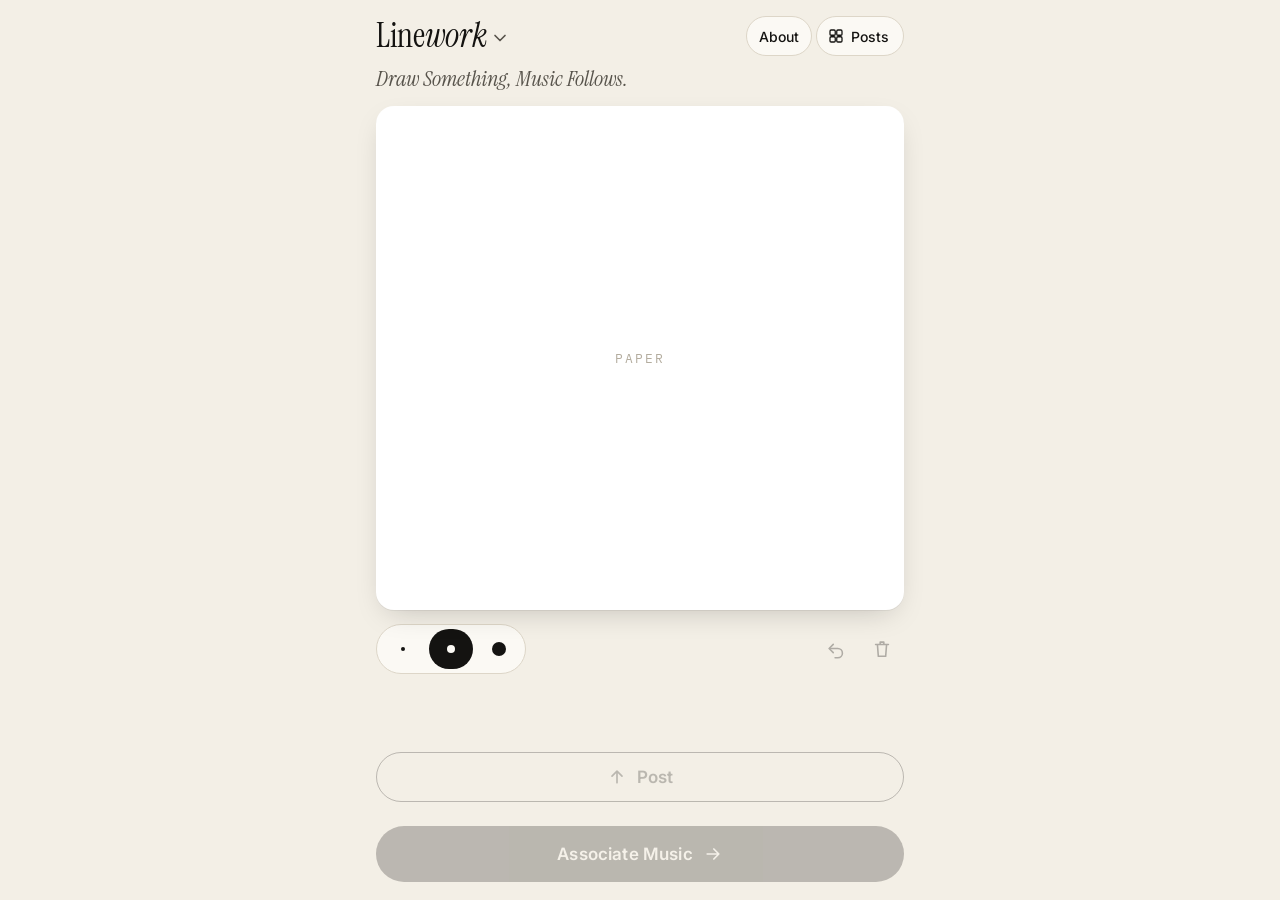
<file: index.html>
<!doctype html>
<html lang="en">
<head>
  <meta charset="utf-8">
  <meta name="viewport" content="width=device-width, initial-scale=1, viewport-fit=cover">
  <title>Linework</title>
  <meta name="description" content="Draw something in black ink and get the Spotify release that matches its linework.">
  <meta name="theme-color" content="#f3efe6" media="(prefers-color-scheme: light)">
  <meta name="theme-color" content="#151412" media="(prefers-color-scheme: dark)">
  <meta name="apple-mobile-web-app-capable" content="yes">
  <meta name="apple-mobile-web-app-status-bar-style" content="default">
  <link rel="manifest" href="manifest.webmanifest">
  <link rel="icon" href="icon.svg" type="image/svg+xml">
  <link rel="apple-touch-icon" href="icon.svg">
  <link rel="preconnect" href="https://fonts.googleapis.com">
  <link rel="preconnect" href="https://fonts.gstatic.com" crossorigin>
  <link href="https://fonts.googleapis.com/css2?family=Instrument+Serif:ital@0;1&family=IBM+Plex+Mono:wght@400;500&family=Inter:wght@400;500;600&display=swap" rel="stylesheet">
  <link rel="stylesheet" href="style.css">
</head>
<body>
  <div class="app" id="app">
    <header class="top">
      <details class="mode-menu" id="modeMenu">
        <summary class="wordmark" aria-label="Linework: switch between Draw and Chess"><span>Line<em>work</em></span><svg class="mode-chev" viewBox="0 0 24 24" aria-hidden="true"><path d="M6 9l6 6 6-6"/></svg></summary>
        <nav class="mode-list" aria-label="Linework apps">
          <a class="mode-item" href="./" aria-current="page">
            <span class="mode-title">Draw</span>
            <span class="mode-sub">Draw something, music follows</span>
          </a>
          <a class="mode-item" href="chess.html">
            <span class="mode-title">Chess</span>
            <span class="mode-sub">Play a friend, the board picks the music</span>
          </a>
        </nav>
      </details>
      <div class="top-actions">
      <a class="feed-link about-link" href="about.html">About</a>
      <a class="feed-link" id="feedLink" href="feed.html" hidden>
        <svg viewBox="0 0 24 24" aria-hidden="true"><rect x="4" y="4" width="7" height="7" rx="1.5"/><rect x="13" y="4" width="7" height="7" rx="1.5"/><rect x="4" y="13" width="7" height="7" rx="1.5"/><rect x="13" y="13" width="7" height="7" rx="1.5"/></svg>
        <span>Posts</span>
      </a>
      <button class="icon-btn" id="settingsBtn" aria-label="Settings">
        <svg viewBox="0 0 24 24" aria-hidden="true"><circle cx="12" cy="12" r="3.2"/><path d="M12 2.5v3M12 18.5v3M2.5 12h3M18.5 12h3M5.3 5.3l2.1 2.1M16.6 16.6l2.1 2.1M5.3 18.7l2.1-2.1M16.6 7.4l2.1-2.1"/></svg>
      </button>
      </div>
    </header>

    <!-- Draw screen -->
    <main class="screen" id="drawScreen">
      <p class="prompt" id="prompt">Draw Something, Music Follows.</p>

      <div class="paper-wrap">
        <div class="paper" id="paper">
          <canvas id="canvas" aria-label="Drawing canvas. Draw with your finger, pen or mouse."></canvas>
          <p class="hint" id="hint">Paper</p>
        </div>
      </div>

      <button class="live" id="live" type="button" hidden aria-live="polite" aria-label="See the full result for this record">
        <img class="live-cover" id="liveCover" alt="">
        <span class="live-text">
          <span class="live-motif" id="liveMotif"></span>
          <span class="live-title" id="liveTitle"></span>
          <span class="live-artist" id="liveArtist"></span>
        </span>
        <span class="live-eq" aria-hidden="true"><i></i><i></i><i></i></span>
      </button>

      <div class="tools" role="toolbar" aria-label="Drawing tools">
        <div class="nibs" role="radiogroup" aria-label="Pen size">
          <button class="nib" role="radio" aria-checked="false" data-size="0.006" aria-label="Fine pen"><span style="--d:4px"></span></button>
          <button class="nib" role="radio" aria-checked="true" data-size="0.013" aria-label="Medium pen"><span style="--d:8px"></span></button>
          <button class="nib" role="radio" aria-checked="false" data-size="0.028" aria-label="Thick pen"><span style="--d:14px"></span></button>
        </div>
        <div class="edit">
          <button class="icon-btn" id="undoBtn" aria-label="Undo" disabled>
            <svg viewBox="0 0 24 24" aria-hidden="true"><path d="M9 7 4.5 11.5 9 16"/><path d="M5 11.5h9a5 5 0 0 1 0 10h-3"/></svg>
          </button>
          <button class="icon-btn" id="clearBtn" aria-label="Clear drawing" disabled>
            <svg viewBox="0 0 24 24" aria-hidden="true"><path d="M5 7h14M10 7V4.5h4V7M7 7l1 13h8l1-13"/></svg>
          </button>
        </div>
      </div>

      <button class="submit ghost post-home" id="homePostBtn" type="button" hidden disabled>
        <svg viewBox="0 0 24 24" aria-hidden="true"><path d="M12 19V5M6 11l6-6 6 6"/></svg>
        <span>Post</span>
      </button>

      <button class="submit" id="submitBtn" disabled>
        <span>Associate Music</span>
        <svg viewBox="0 0 24 24" aria-hidden="true"><path d="M5 12h14M13 6l6 6-6 6"/></svg>
      </button>
    </main>

    <!-- Result screen -->
    <section class="screen result" id="resultScreen" hidden aria-live="polite">
      <div class="reading">
        <img class="thumb" id="thumb" alt="Your drawing">
        <div>
          <p class="label">The lines read as</p>
          <h2 class="motif" id="motif">—</h2>
          <p class="traits" id="traits"></p>
        </div>
      </div>

      <dl class="meters" id="meters"></dl>

      <p class="mapping" id="mapping"></p>

      <div class="release" id="release">
        <div class="loading" id="loading">
          <span class="pen-line"></span>
          <p>Decyphering…</p>
        </div>
      </div>

      <div class="actions">
        <button class="submit ghost" id="againBtn">
          <svg viewBox="0 0 24 24" aria-hidden="true"><path d="M4 20c3-1 4-4 7-9s5-6 9-7"/></svg>
          <span>Draw Again</span>
        </button>
      </div>
      <p class="small muted credit">Sketch recognition by <a href="https://github.com/ml5js/ml5-library" target="_blank" rel="noopener">DoodleNet (ml5.js)</a>, trained on Google's <a href="https://quickdraw.withgoogle.com/data" target="_blank" rel="noopener">Quick, Draw!</a> data (CC BY 4.0).</p>
    </section>
  </div>

  <!-- Settings / setup sheet -->
  <dialog class="sheet" id="settings" aria-labelledby="settingsTitle">
    <form method="dialog" class="sheet-body" id="settingsForm">
      <h2 id="settingsTitle">Connect Spotify</h2>
      <p>Linework searches Spotify for you. It runs entirely in your browser and needs a free Spotify app Client ID.</p>
      <ol class="steps">
        <li>Open the <a href="https://developer.spotify.com/dashboard" target="_blank" rel="noopener">Spotify Developer Dashboard</a> and create an app (choose <strong>Web API</strong>).</li>
        <li>Add this exact Redirect URI:
          <div class="copy-row">
            <code id="redirectUri"></code>
            <button type="button" class="chip" id="copyRedirect">Copy</button>
          </div>
        </li>
        <li>In <strong>User Management</strong>, add the Spotify account of each person who will log in (development mode allows a few).</li>
        <li>Paste the Client ID below.</li>
      </ol>
      <label class="field">
        <span>Client ID</span>
        <input id="clientIdInput" autocomplete="off" autocapitalize="off" spellcheck="false" placeholder="32 hex characters" inputmode="text">
      </label>
      <p class="small" id="authStatus"></p>
      <div class="sheet-actions">
        <button type="button" class="chip" id="logoutBtn" hidden>Log out of Spotify</button>
        <button type="submit" class="submit small-btn" value="save">Save</button>
      </div>
      <p class="small muted">Without a Client ID, Linework still reads your drawing and opens a matching Spotify search.</p>
    </form>
  </dialog>

  <!-- Post to the feed -->
  <dialog class="sheet" id="postSheet" aria-labelledby="postTitle">
    <div class="sheet-body" id="postBody">
      <h2 id="postTitle">Post to the feed</h2>
      <div class="post-preview">
        <div class="post-drawing" id="postDrawing"></div>
        <div class="post-meta">
          <p class="label" id="postMotif"></p>
          <p class="post-record" id="postRecord"></p>
        </div>
      </div>
      <label class="field">
        <span>Caption (optional)</span>
        <input id="postCaption" maxlength="140" autocomplete="off" placeholder="Say something about it">
      </label>
      <div id="turnstileBox"></div>
      <p class="small muted">Posts are anonymous: no name, no account. Anyone can see the feed.</p>
      <p class="small error" id="postError" hidden></p>
      <div class="sheet-actions">
        <button type="button" class="chip" id="postCancel">Cancel</button>
        <button type="button" class="submit small-btn" id="postSend">Post anonymously</button>
      </div>
    </div>
    <div class="sheet-body" id="postDone" hidden>
      <h2>Posted</h2>
      <p>Your drawing will appear in the feed in a minute or two.</p>
      <div class="sheet-actions">
        <button type="button" class="chip" id="postClose">Close</button>
        <a class="submit small-btn" href="feed.html">See the feed</a>
      </div>
    </div>
  </dialog>

  <script type="module" src="js/app.js"></script>
  <script type="module" src="js/modes.js"></script>
</body>
</html>
</file>
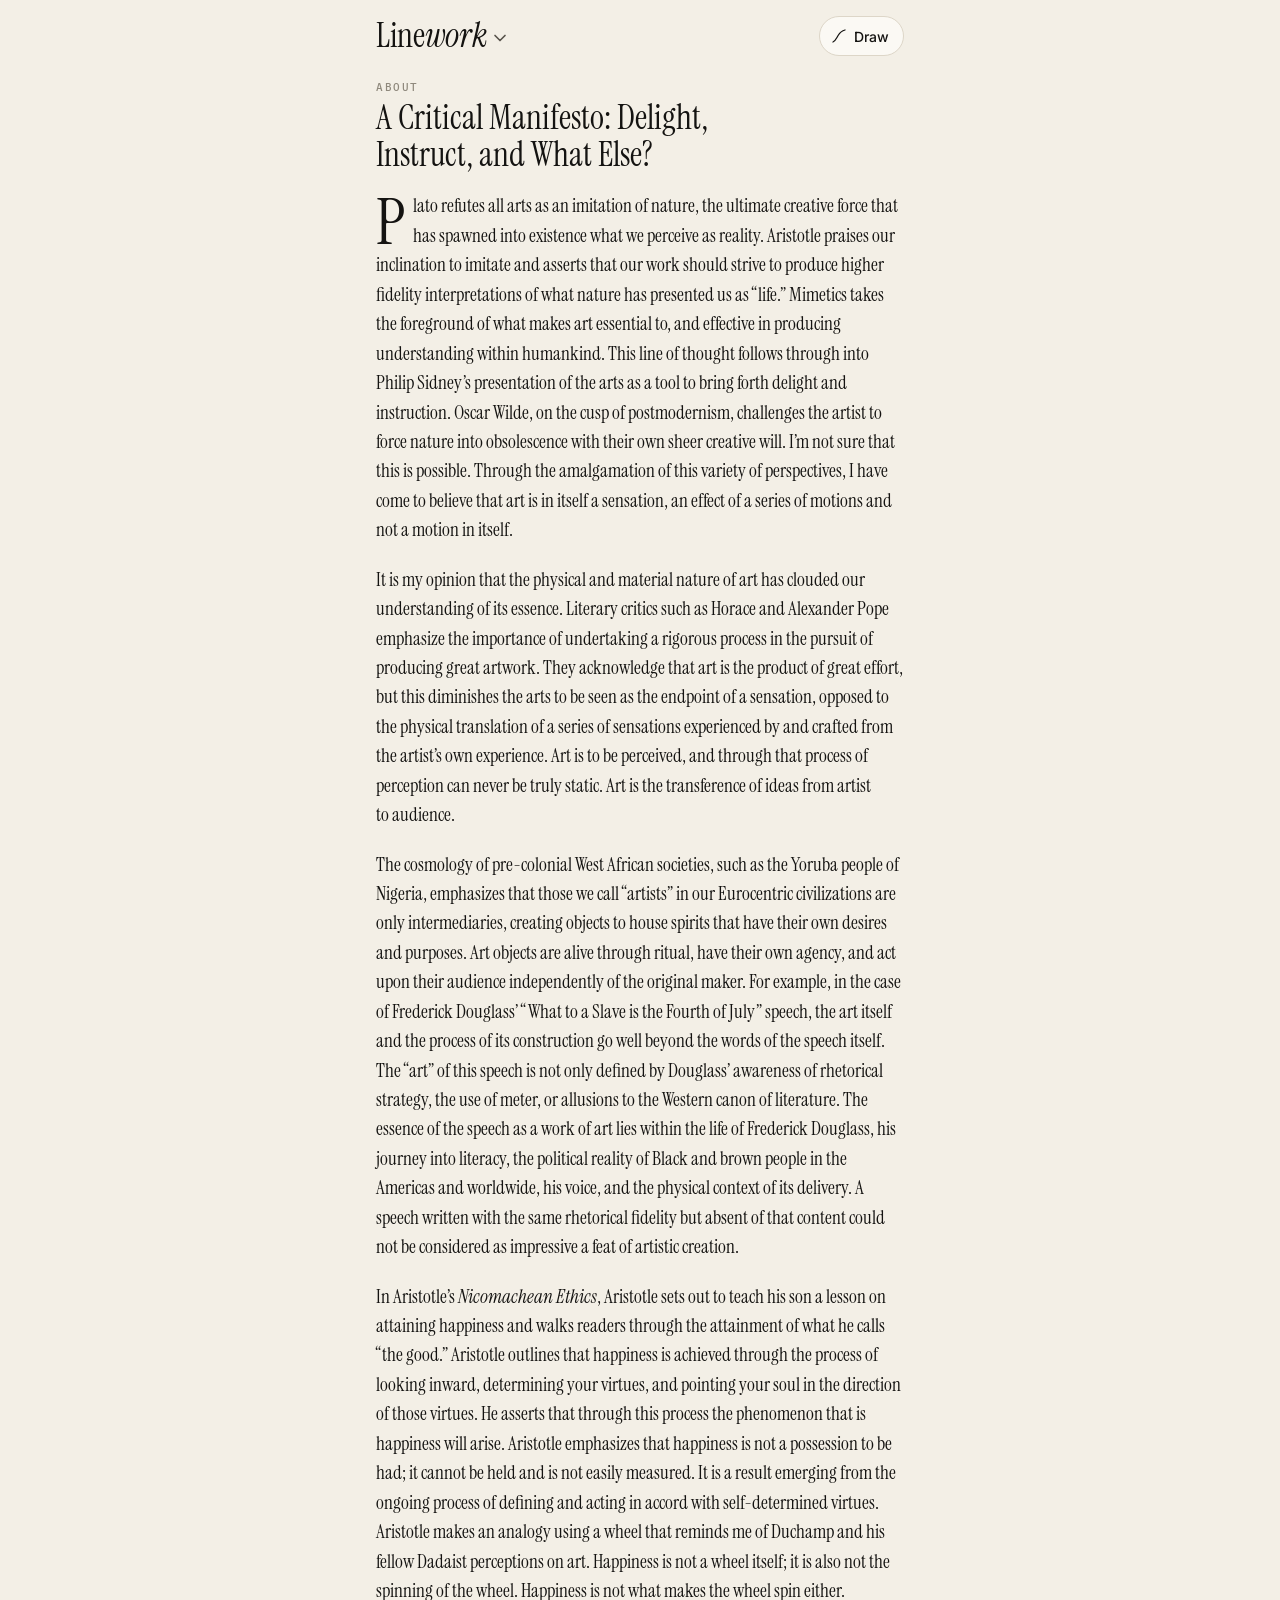
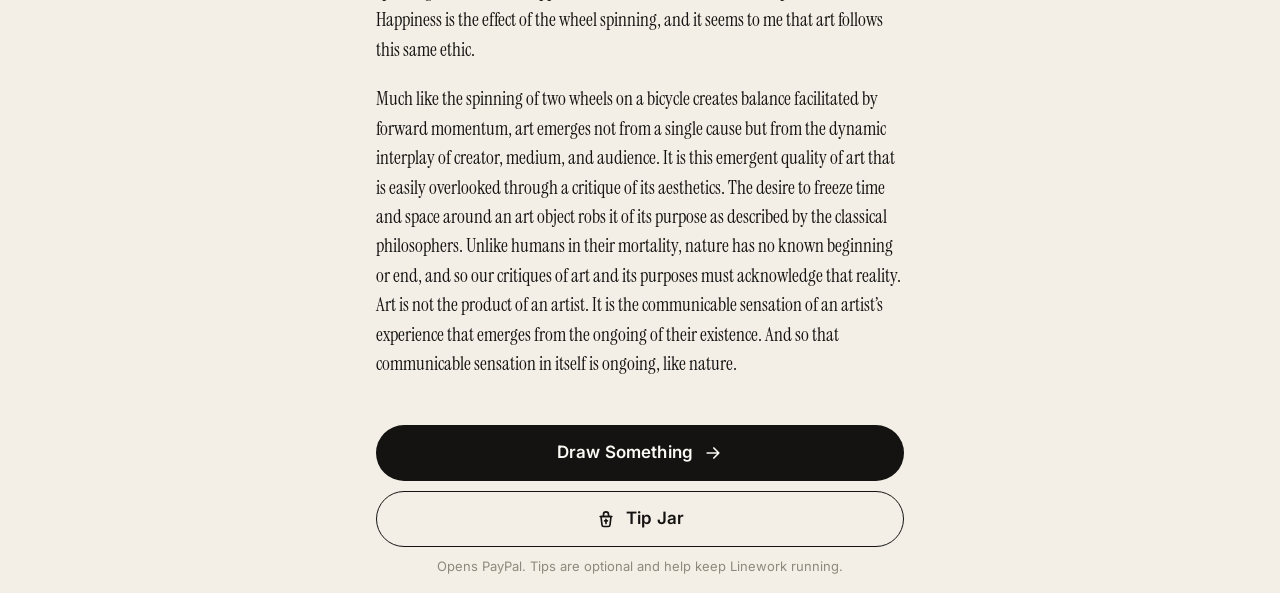
<file: about.html>
<!doctype html>
<html lang="en">
<head>
  <meta charset="utf-8">
  <meta name="viewport" content="width=device-width, initial-scale=1, viewport-fit=cover">
  <title>About Linework</title>
  <meta name="description" content="A Critical Manifesto: Delight, Instruct, and What Else?">
  <meta name="theme-color" content="#f3efe6" media="(prefers-color-scheme: light)">
  <meta name="theme-color" content="#151412" media="(prefers-color-scheme: dark)">
  <link rel="manifest" href="manifest.webmanifest">
  <link rel="icon" href="icon.svg" type="image/svg+xml">
  <link rel="apple-touch-icon" href="icon.svg">
  <link rel="preconnect" href="https://fonts.googleapis.com">
  <link rel="preconnect" href="https://fonts.gstatic.com" crossorigin>
  <link href="https://fonts.googleapis.com/css2?family=Instrument+Serif:ital@0;1&family=IBM+Plex+Mono:wght@400;500&family=Inter:wght@400;500;600&display=swap" rel="stylesheet">
  <link rel="stylesheet" href="style.css">
</head>
<body>
  <div class="app about-app">
    <header class="top">
      <details class="mode-menu" id="modeMenu">
        <summary class="wordmark" aria-label="Linework: switch between Draw and Chess"><span>Line<em>work</em></span><svg class="mode-chev" viewBox="0 0 24 24" aria-hidden="true"><path d="M6 9l6 6 6-6"/></svg></summary>
        <nav class="mode-list" aria-label="Linework apps">
          <a class="mode-item" href="./">
            <span class="mode-title">Draw</span>
            <span class="mode-sub">Draw something, music follows</span>
          </a>
          <a class="mode-item" href="chess.html">
            <span class="mode-title">Chess</span>
            <span class="mode-sub">Play a friend, the board picks the music</span>
          </a>
        </nav>
      </details>
      <a class="feed-link" href="./">
        <svg viewBox="0 0 24 24" aria-hidden="true"><path d="M4 20c3-1 4-4 7-9s5-6 9-7"/></svg>
        <span>Draw</span>
      </a>
    </header>

    <article class="about">
      <p class="label">About</p>
      <h2>A Critical Manifesto: Delight, Instruct, and What Else?</h2>
      <p>Plato refutes all arts as an imitation of nature, the ultimate creative force that has spawned into existence what we perceive as reality. Aristotle praises our inclination to imitate and asserts that our work should strive to produce higher fidelity interpretations of what nature has presented us as “life.” Mimetics takes the foreground of what makes art essential to, and effective in producing understanding within humankind. This line of thought follows through into Philip Sidney’s presentation of the arts as a tool to bring forth delight and instruction. Oscar Wilde, on the cusp of postmodernism, challenges the artist to force nature into obsolescence with their own sheer creative will. I’m not sure that this is possible. Through the amalgamation of this variety of perspectives, I have come to believe that art is in itself a sensation, an effect of a series of motions and not a motion in itself.</p>
      <p>It is my opinion that the physical and material nature of art has clouded our understanding of its essence. Literary critics such as Horace and Alexander Pope emphasize the importance of undertaking a rigorous process in the pursuit of producing great artwork. They acknowledge that art is the product of great effort, but this diminishes the arts to be seen as the endpoint of a sensation, opposed to the physical translation of a series of sensations experienced by and crafted from the artist’s own experience. Art is to be perceived, and through that process of perception can never be truly static. Art is the transference of ideas from artist to audience.</p>
      <p>The cosmology of pre-colonial West African societies, such as the Yoruba people of Nigeria, emphasizes that those we call “artists” in our Eurocentric civilizations are only intermediaries, creating objects to house spirits that have their own desires and purposes. Art objects are alive through ritual, have their own agency, and act upon their audience independently of the original maker. For example, in the case of Frederick Douglass’ “What to a Slave is the Fourth of July” speech, the art itself and the process of its construction go well beyond the words of the speech itself. The “art” of this speech is not only defined by Douglass’ awareness of rhetorical strategy, the use of meter, or allusions to the Western canon of literature. The essence of the speech as a work of art lies within the life of Frederick Douglass, his journey into literacy, the political reality of Black and brown people in the Americas and worldwide, his voice, and the physical context of its delivery. A speech written with the same rhetorical fidelity but absent of that content could not be considered as impressive a feat of artistic creation.</p>
      <p>In Aristotle’s <em>Nicomachean Ethics</em>, Aristotle sets out to teach his son a lesson on attaining happiness and walks readers through the attainment of what he calls “the good.” Aristotle outlines that happiness is achieved through the process of looking inward, determining your virtues, and pointing your soul in the direction of those virtues. He asserts that through this process the phenomenon that is happiness will arise. Aristotle emphasizes that happiness is not a possession to be had; it cannot be held and is not easily measured. It is a result emerging from the ongoing process of defining and acting in accord with self-determined virtues. Aristotle makes an analogy using a wheel that reminds me of Duchamp and his fellow Dadaist perceptions on art. Happiness is not a wheel itself; it is also not the spinning of the wheel. Happiness is not what makes the wheel spin either. Happiness is the effect of the wheel spinning, and it seems to me that art follows this same ethic.</p>
      <p>Much like the spinning of two wheels on a bicycle creates balance facilitated by forward momentum, art emerges not from a single cause but from the dynamic interplay of creator, medium, and audience. It is this emergent quality of art that is easily overlooked through a critique of its aesthetics. The desire to freeze time and space around an art object robs it of its purpose as described by the classical philosophers. Unlike humans in their mortality, nature has no known beginning or end, and so our critiques of art and its purposes must acknowledge that reality. Art is not the product of an artist. It is the communicable sensation of an artist’s experience that emerges from the ongoing of their existence. And so that communicable sensation in itself is ongoing, like nature.</p>
    </article>

    <a class="submit" href="./">
      <span>Draw Something</span>
      <svg viewBox="0 0 24 24" aria-hidden="true"><path d="M5 12h14M13 6l6 6-6 6"/></svg>
    </a>

    <a class="submit ghost tip-jar" href="https://paypal.me/12Atlanta?country.x=US&amp;locale.x=en_US" target="_blank" rel="noopener">
      <svg viewBox="0 0 24 24" aria-hidden="true"><path d="M6 9h12l-1.2 10.2a2 2 0 0 1-2 1.8H9.2a2 2 0 0 1-2-1.8L6 9Z"/><path d="M5 9h14M9 9V6.5a3 3 0 0 1 6 0V9"/><path d="M12 12.5v5M10.3 14.2h3.4"/></svg>
      <span>Tip Jar</span>
    </a>
    <p class="small muted tip-note">Opens PayPal. Tips are optional and help keep Linework running.</p>
  </div>
  <script type="module" src="js/modes.js"></script>
</body>
</html>
</file>
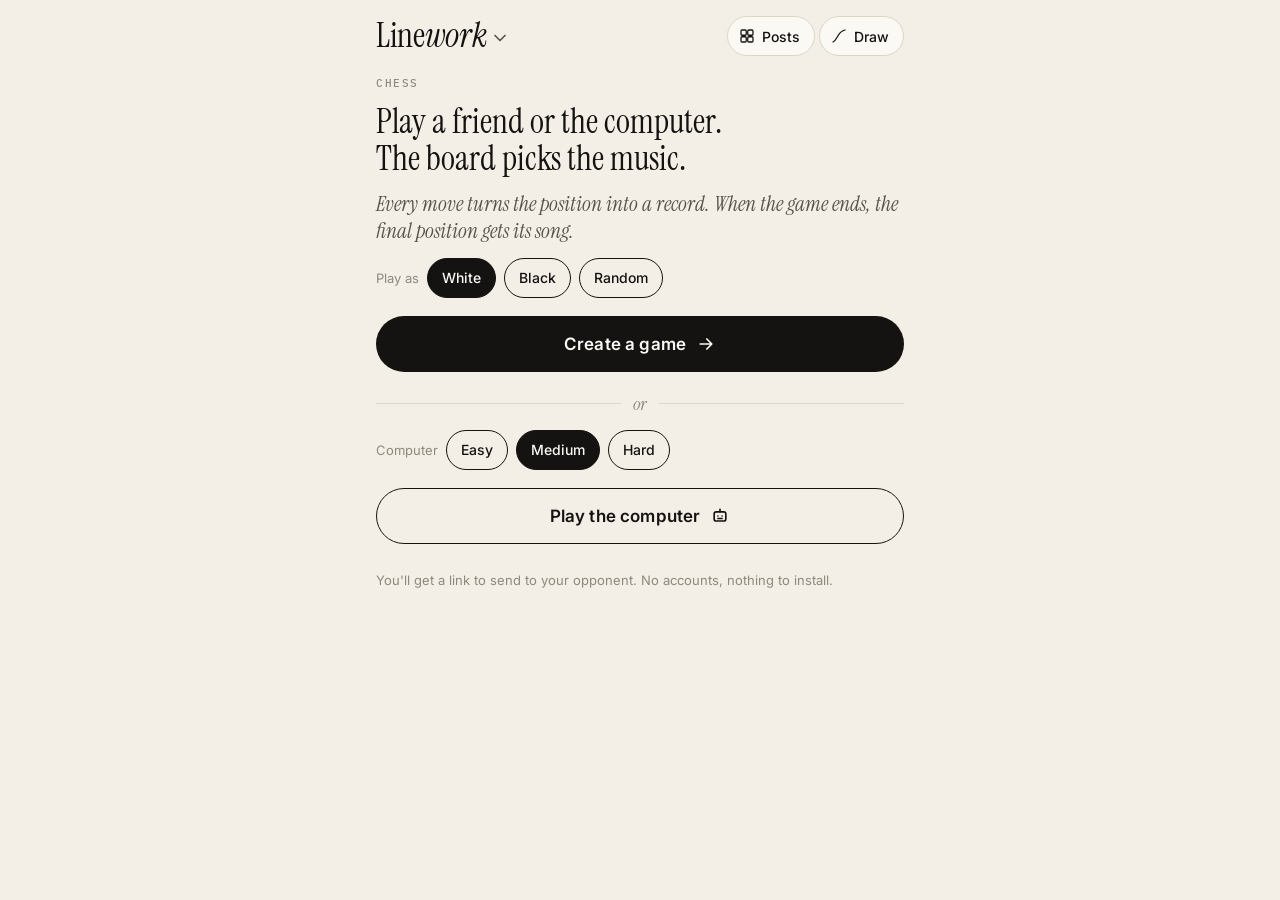
<file: chess.html>
<!doctype html>
<html lang="en">
<head>
  <meta charset="utf-8">
  <meta name="viewport" content="width=device-width, initial-scale=1, viewport-fit=cover">
  <title>Linework Chess</title>
  <meta name="description" content="Play a friend at chess; every position turns into a record.">
  <meta name="theme-color" content="#f3efe6" media="(prefers-color-scheme: light)">
  <meta name="theme-color" content="#151412" media="(prefers-color-scheme: dark)">
  <link rel="manifest" href="manifest.webmanifest">
  <link rel="icon" href="icon.svg" type="image/svg+xml">
  <link rel="apple-touch-icon" href="icon.svg">
  <link rel="preconnect" href="https://fonts.googleapis.com">
  <link rel="preconnect" href="https://fonts.gstatic.com" crossorigin>
  <link href="https://fonts.googleapis.com/css2?family=Instrument+Serif:ital@0;1&family=IBM+Plex+Mono:wght@400;500&family=Inter:wght@400;500;600&display=swap" rel="stylesheet">
  <link rel="stylesheet" href="style.css">
</head>
<body>
  <div class="app chess-app">
    <header class="top">
      <details class="mode-menu" id="modeMenu">
        <summary class="wordmark" aria-label="Linework: switch between Draw and Chess"><span>Line<em>work</em></span><svg class="mode-chev" viewBox="0 0 24 24" aria-hidden="true"><path d="M6 9l6 6 6-6"/></svg></summary>
        <nav class="mode-list" aria-label="Linework apps">
          <a class="mode-item" href="./">
            <span class="mode-title">Draw</span>
            <span class="mode-sub">Draw something, music follows</span>
          </a>
          <a class="mode-item" href="chess.html" aria-current="page">
            <span class="mode-title">Chess</span>
            <span class="mode-sub">Play a friend, the board picks the music</span>
          </a>
        </nav>
      </details>
      <div class="top-actions">
        <a class="feed-link" href="feed.html">
          <svg viewBox="0 0 24 24" aria-hidden="true"><rect x="4" y="4" width="7" height="7" rx="1.5"/><rect x="13" y="4" width="7" height="7" rx="1.5"/><rect x="4" y="13" width="7" height="7" rx="1.5"/><rect x="13" y="13" width="7" height="7" rx="1.5"/></svg>
          <span>Posts</span>
        </a>
        <a class="feed-link" href="./">
          <svg viewBox="0 0 24 24" aria-hidden="true"><path d="M4 20c3-1 4-4 7-9s5-6 9-7"/></svg>
          <span>Draw</span>
        </a>
      </div>
    </header>

    <!-- Lobby -->
    <main class="lobby" id="lobby">
      <p class="label">Chess</p>
      <h2>Play a friend or the computer. The board picks the music.</h2>
      <p class="lede">Every move turns the position into a record. When the game ends, the final position gets its song.</p>

      <div class="side-pick" role="radiogroup" aria-label="Your side">
        <span class="small muted">Play as</span>
        <button class="chip side" role="radio" aria-checked="true" data-side="w">White</button>
        <button class="chip side" role="radio" aria-checked="false" data-side="b">Black</button>
        <button class="chip side" role="radio" aria-checked="false" data-side="r">Random</button>
      </div>
      <button class="submit" id="createBtn">
        <span>Create a game</span>
        <svg viewBox="0 0 24 24" aria-hidden="true"><path d="M5 12h14M13 6l6 6-6 6"/></svg>
      </button>
      <button class="submit ghost" id="resumeBtn" hidden><span>Rejoin your last game</span></button>

      <div class="or-rule" role="separator"><span>or</span></div>

      <div class="side-pick" role="radiogroup" aria-label="Computer level">
        <span class="small muted">Computer</span>
        <button class="chip level" role="radio" aria-checked="false" data-level="easy">Easy</button>
        <button class="chip level" role="radio" aria-checked="true" data-level="medium">Medium</button>
        <button class="chip level" role="radio" aria-checked="false" data-level="hard">Hard</button>
      </div>
      <button class="submit ghost" id="cpuBtn">
        <span>Play the computer</span>
        <svg viewBox="0 0 24 24" aria-hidden="true"><rect x="5" y="7" width="14" height="11" rx="2.5"/><path d="M12 7V4M9.5 12h.01M14.5 12h.01M9.5 15h5"/></svg>
      </button>
      <button class="submit ghost" id="resumeCpuBtn" hidden><span>Continue your game against the computer</span></button>
      <p class="small muted" id="lobbyNote">You'll get a link to send to your opponent. No accounts, nothing to install.</p>
      <p class="small error" id="notReady" hidden>Playing a friend isn't switched on for this site yet (site owner: see “Chess” in the README). You can still play the computer.</p>
    </main>

    <!-- Game -->
    <main class="game" id="game" hidden>
      <section class="invite" id="invite" hidden>
        <p class="label">Waiting for your opponent</p>
        <p class="invite-text">Send them this link. The game starts when they open it.</p>
        <div class="copy-row">
          <code id="inviteLink"></code>
          <button type="button" class="chip" id="copyLink">Copy</button>
          <button type="button" class="chip" id="shareLink" hidden>Share</button>
        </div>
      </section>

      <div class="player" id="oppRow"><span class="dot" id="oppDot"></span><span class="player-name" id="oppName">Opponent</span><span class="player-side" id="oppSide"></span></div>
      <div class="board-wrap">
        <div class="board" id="board" role="grid" aria-label="Chess board"></div>
      </div>
      <div class="player" id="meRow"><span class="dot on"></span><span class="player-name" id="meName">You</span><span class="player-side" id="meSide"></span></div>

      <p class="turn" id="turn" aria-live="polite">Connecting…</p>
      <p class="small error conn-error" id="connError" hidden></p>

      <div class="offer" id="offer" hidden>
        <span id="offerText">Your opponent offers a draw.</span>
        <button type="button" class="chip" id="acceptDraw">Accept</button>
        <button type="button" class="chip" id="declineDraw">Decline</button>
      </div>

      <button class="live" id="live" type="button" hidden aria-live="polite" aria-label="See the full reading for this position">
        <img class="live-cover" id="liveCover" alt="">
        <span class="live-text">
          <span class="live-motif" id="liveMotif"></span>
          <span class="live-title" id="liveTitle"></span>
          <span class="live-artist" id="liveArtist"></span>
        </span>
        <span class="live-eq" aria-hidden="true"><i></i><i></i><i></i></span>
      </button>

      <ol class="moves" id="moves" aria-label="Moves"></ol>

      <div class="game-actions" id="gameActions">
        <button type="button" class="chip" id="drawBtn">Offer draw</button>
        <button type="button" class="chip" id="resignBtn">Resign</button>
      </div>

      <!-- The reading: shown when the game ends, or when the strip is tapped -->
      <section class="reading-panel" id="reading" hidden aria-live="polite">
        <p class="label" id="readingLabel">The position reads as</p>
        <h2 class="motif" id="motif">—</h2>
        <p class="traits" id="traits"></p>
        <dl class="meters" id="meters"></dl>
        <p class="mapping" id="mapping"></p>
        <div class="release" id="release"></div>
        <div class="end-actions" id="endActions" hidden>
          <button class="submit" id="rematchBtn" type="button"><span>Rematch</span></button>
          <a class="submit ghost" href="chess.html" id="newGameBtn"><span>New game</span></a>
        </div>
      </section>
    </main>
  </div>

  <!-- Promotion -->
  <dialog class="sheet promo" id="promo" aria-label="Promote pawn to">
    <div class="sheet-body">
      <h2>Promote to</h2>
      <div class="promo-row" id="promoRow"></div>
    </div>
  </dialog>

  <!-- Post to the feed -->
  <dialog class="sheet" id="postSheet" aria-labelledby="postTitle">
    <div class="sheet-body" id="postBody">
      <h2 id="postTitle">Post to the feed</h2>
      <div class="post-preview">
        <div class="post-drawing" id="postDrawing"></div>
        <div class="post-meta">
          <p class="label" id="postMotif"></p>
          <p class="post-record" id="postRecord"></p>
        </div>
      </div>
      <label class="field">
        <span>Caption (optional)</span>
        <input id="postCaption" maxlength="140" autocomplete="off" placeholder="Say something about it">
      </label>
      <div id="turnstileBox"></div>
      <p class="small muted">Posts are anonymous: no name, no account. Anyone can see the feed.</p>
      <p class="small error" id="postError" hidden></p>
      <div class="sheet-actions">
        <button type="button" class="chip" id="postCancel">Cancel</button>
        <button type="button" class="submit small-btn" id="postSend">Post anonymously</button>
      </div>
    </div>
    <div class="sheet-body" id="postDone" hidden>
      <h2>Posted</h2>
      <p>Your game will appear in the feed in a minute or two.</p>
      <div class="sheet-actions">
        <button type="button" class="chip" id="postClose">Close</button>
        <a class="submit small-btn" href="feed.html">See the feed</a>
      </div>
    </div>
  </dialog>

  <script type="module" src="js/chess-app.js"></script>
  <script type="module" src="js/modes.js"></script>
</body>
</html>
</file>
<file: style.css>
:root {
  --bg: #f3efe6;
  --surface: #fbf9f4;
  --paper: #ffffff;
  --ink: #141311;
  --ink-2: #57534b;
  --ink-3: #8f897d;
  --rule: #ddd6c8;
  --accent: #e0472b;
  --on-ink: #fbf9f4;
  --shadow: 0 1px 0 rgba(20, 19, 17, .06), 0 10px 30px -12px rgba(20, 19, 17, .25);
  --radius: 18px;
  --serif: 'Instrument Serif', Georgia, 'Times New Roman', serif;
  --mono: 'IBM Plex Mono', ui-monospace, Menlo, monospace;
  --sans: Inter, system-ui, -apple-system, 'Segoe UI', Roboto, sans-serif;
  color-scheme: light;
}
@media (prefers-color-scheme: dark) {
  :root:not([data-theme="light"]) {
    --bg: #151412;
    --surface: #1e1c19;
    --ink: #f1ece2;
    --ink-2: #b9b2a5;
    --ink-3: #847d71;
    --rule: #34302a;
    --accent: #ff6a4d;
    --on-ink: #151412;
    --shadow: 0 1px 0 rgba(0, 0, 0, .3), 0 14px 36px -14px rgba(0, 0, 0, .7);
    color-scheme: dark;
  }
}
:root[data-theme="dark"] {
  --bg: #151412; --surface: #1e1c19; --ink: #f1ece2; --ink-2: #b9b2a5; --ink-3: #847d71;
  --rule: #34302a; --accent: #ff6a4d; --on-ink: #151412; color-scheme: dark;
}

* { box-sizing: border-box; }
html, body { margin: 0; height: 100%; }
body {
  background: var(--bg);
  color: var(--ink);
  font: 400 16px/1.45 var(--sans);
  -webkit-font-smoothing: antialiased;
  -webkit-tap-highlight-color: transparent;
  overscroll-behavior: none;
}
button { font: inherit; color: inherit; }
a { color: inherit; }
[hidden] { display: none !important; }

.app {
  max-width: 560px;
  margin: 0 auto;
  min-height: 100dvh;
  padding: max(10px, env(safe-area-inset-top)) max(16px, env(safe-area-inset-right)) max(18px, env(safe-area-inset-bottom)) max(16px, env(safe-area-inset-left));
  display: flex;
  flex-direction: column;
}

/* Header */
.top { display: flex; align-items: center; justify-content: space-between; height: 52px; }
.wordmark { font: 400 34px/1 var(--serif); margin: 0; letter-spacing: -.01em; }
.wordmark em { font-style: italic; }

.icon-btn {
  width: 44px; height: 44px; border-radius: 50%;
  display: grid; place-items: center;
  border: 0; background: transparent; cursor: pointer;
}
.icon-btn svg { width: 22px; height: 22px; fill: none; stroke: currentColor; stroke-width: 1.7; stroke-linecap: round; stroke-linejoin: round; }
.icon-btn:active { background: var(--rule); }
.icon-btn:disabled { opacity: .3; cursor: default; }
.icon-btn:focus-visible, .nib:focus-visible, .submit:focus-visible, .chip:focus-visible { outline: 2px solid var(--accent); outline-offset: 2px; }

/* Draw screen */
.screen { display: flex; flex-direction: column; flex: 1; gap: 14px; animation: rise .35s ease both; }
@keyframes rise { from { opacity: 0; transform: translateY(8px); } }

.prompt { margin: 4px 0 0; font: italic 400 22px/1.2 var(--serif); color: var(--ink-2); }

.paper-wrap { width: 100%; }
.paper {
  position: relative;
  width: 100%;
  aspect-ratio: 1 / 1;
  max-height: 62dvh;
  margin: 0 auto;
  background: var(--paper);
  border-radius: var(--radius);
  box-shadow: var(--shadow);
  overflow: hidden;
  touch-action: none;
}
@media (max-aspect-ratio: 3/5) { .paper { max-height: none; } }
.paper canvas { position: absolute; inset: 0; width: 100%; height: 100%; display: block; touch-action: none; cursor: crosshair; }
.hint {
  position: absolute; inset: 0; margin: 0;
  display: grid; place-items: center;
  font: 400 13px var(--mono); letter-spacing: .14em; text-transform: uppercase;
  color: #b4ad9f; pointer-events: none; transition: opacity .25s;
}
.paper.inked .hint { opacity: 0; }

.tools { display: flex; align-items: center; justify-content: space-between; }
.nibs { display: flex; gap: 4px; padding: 4px; border-radius: 999px; background: var(--surface); border: 1px solid var(--rule); }
.nib {
  width: 44px; height: 40px; border-radius: 999px; border: 0; background: transparent; cursor: pointer;
  display: grid; place-items: center;
}
.nib span { width: var(--d); height: var(--d); border-radius: 50%; background: var(--ink); }
.nib[aria-checked="true"] { background: var(--ink); }
.nib[aria-checked="true"] span { background: var(--on-ink); }
.edit { display: flex; gap: 2px; }

.submit {
  display: flex; align-items: center; justify-content: center; gap: 10px;
  min-height: 56px; width: 100%;
  border: 0; border-radius: 999px;
  background: var(--ink); color: var(--on-ink);
  font: 600 17px var(--sans); letter-spacing: .01em;
  cursor: pointer; transition: transform .12s, opacity .2s;
  text-decoration: none; text-align: center; padding: 0 22px; line-height: 1.2;
  margin-top: auto;
}
.submit svg { width: 20px; height: 20px; fill: none; stroke: currentColor; stroke-width: 2; stroke-linecap: round; stroke-linejoin: round; }
.submit:active { transform: scale(.98); }
.submit:disabled { opacity: .25; cursor: default; transform: none; }
.submit.ghost { background: transparent; color: var(--ink); border: 1.5px solid var(--ink); }
.submit.accent { background: var(--accent); color: #fff; }
.submit.small-btn { min-height: 46px; width: auto; padding: 0 26px; margin: 0; }
.post-home { min-height: 50px; }
.post-home:not([hidden]) + .submit { margin-top: 10px; }

/* Result screen */
.reading { display: flex; gap: 14px; align-items: center; margin-top: 4px; }
.thumb {
  width: 96px; height: 96px; flex: none;
  border-radius: 12px; background: var(--paper); box-shadow: var(--shadow);
}
.label { margin: 0; font: 500 11px var(--mono); letter-spacing: .14em; text-transform: uppercase; color: var(--ink-3); }
.motif { margin: 2px 0 0; font: 400 34px/1.05 var(--serif); }
.traits { margin: 4px 0 0; font: italic 400 18px/1.2 var(--serif); color: var(--ink-2); }

.meters { display: grid; grid-template-columns: auto 1fr; gap: 7px 12px; margin: 4px 0 0; padding: 14px 16px; background: var(--surface); border: 1px solid var(--rule); border-radius: 14px; }
.meters dt { font: 500 11px/14px var(--mono); letter-spacing: .1em; text-transform: uppercase; color: var(--ink-2); }
.meters dd { margin: 0; height: 14px; position: relative; display: flex; align-items: center; }
.meters dd::before { content: ''; position: absolute; left: 0; right: 0; height: 1px; background: var(--rule); }
.meters dd i { position: relative; height: 3px; border-radius: 2px; background: var(--ink); width: 0; transition: width .7s cubic-bezier(.2, .8, .2, 1); }

.mapping { margin: 0; font: 400 13px/1.5 var(--mono); color: var(--ink-2); }
.mapping b { color: var(--ink); font-weight: 500; }

.release { min-height: 120px; }
.loading { display: grid; place-items: center; gap: 10px; padding: 26px 0; color: var(--ink-2); font: italic 18px var(--serif); }
.loading p { margin: 0; }
.pen-line { width: 120px; height: 2px; background: linear-gradient(90deg, var(--ink) 50%, transparent 50%) 0 0 / 200% 100%; animation: pen 1.1s ease-in-out infinite; }
@keyframes pen { from { background-position: 100% 0; } to { background-position: -100% 0; } }

.card {
  background: var(--surface); border: 1px solid var(--rule); border-radius: var(--radius);
  padding: 14px; display: grid; gap: 14px; animation: rise .4s ease both;
}
.card-head { display: grid; grid-template-columns: 88px 1fr; gap: 14px; align-items: center; }
.cover { width: 88px; height: 88px; border-radius: 8px; object-fit: cover; background: var(--rule); }
.card h3 { margin: 0; font: 400 26px/1.08 var(--serif); }
.card .artist { margin: 4px 0 0; font-weight: 600; font-size: 15px; }
.card .meta { margin: 3px 0 0; font: 400 12px var(--mono); color: var(--ink-3); text-transform: uppercase; letter-spacing: .08em; }
.embed { width: 100%; height: 152px; border: 0; border-radius: 12px; display: block; background: var(--rule); }
.card .why { margin: 0; font-size: 13px; color: var(--ink-2); }
.card .submit { margin: 0; min-height: 50px; }

.notice { padding: 16px; border: 1px dashed var(--ink-3); border-radius: var(--radius); display: grid; gap: 12px; }
.notice p { margin: 0; }
.notice .submit { margin: 0; min-height: 50px; }
.error { color: var(--accent); }

.actions { margin-top: auto; padding-top: 6px; }

/* Settings sheet */
.sheet {
  width: min(560px, 100%); max-width: 100%; max-height: 92dvh;
  margin: auto auto 0; padding: 0; border: 0;
  border-radius: 22px 22px 0 0;
  background: var(--surface); color: var(--ink);
}
@media (min-width: 600px) { .sheet { margin: auto; border-radius: 22px; } }
.sheet::backdrop { background: rgba(20, 19, 17, .45); }
.sheet[open] { animation: sheet .28s cubic-bezier(.2, .8, .2, 1); }
@keyframes sheet { from { transform: translateY(40px); opacity: 0; } }
.sheet-body { padding: 22px 20px max(22px, env(safe-area-inset-bottom)); display: grid; gap: 12px; }
.sheet h2 { margin: 0; font: 400 30px/1.1 var(--serif); }
.sheet p { margin: 0; }
.steps { margin: 0; padding-left: 20px; display: grid; gap: 8px; font-size: 15px; }
.copy-row { display: flex; gap: 8px; align-items: center; margin-top: 6px; }
.copy-row code { flex: 1; min-width: 0; overflow-wrap: anywhere; font: 400 12px/1.4 var(--mono); padding: 8px 10px; background: var(--bg); border-radius: 8px; border: 1px solid var(--rule); }
.chip { min-height: 40px; padding: 0 14px; border-radius: 999px; border: 1px solid var(--ink); background: transparent; cursor: pointer; font-size: 14px; font-weight: 500; }
.field { display: grid; gap: 6px; }
.field span { font: 500 11px var(--mono); letter-spacing: .12em; text-transform: uppercase; color: var(--ink-2); }
.field input { height: 48px; padding: 0 14px; border-radius: 12px; border: 1px solid var(--rule); background: var(--paper); color: #141311; font: 400 16px var(--mono); }
.field input:focus { outline: 2px solid var(--accent); outline-offset: 0; }
.sheet-actions { display: flex; gap: 10px; justify-content: flex-end; align-items: center; flex-wrap: wrap; }
.small { font-size: 13px; }
.muted { color: var(--ink-3); }
.credit { text-align: center; margin: 14px 0 0; font-size: 11.5px; }
.credit a { color: inherit; }

@media (prefers-reduced-motion: reduce) {
  *, *::before, *::after { animation: none !important; transition: none !important; }
}

/* ---------- Catalog builder ---------- */
.builder { max-width: 760px; gap: 16px; }
.builder .top { margin-bottom: 4px; }
.builder .sub { font: 500 12px var(--mono); letter-spacing: .14em; text-transform: uppercase; color: var(--ink-3); vertical-align: middle; margin-left: 6px; }
.builder .top .chip { display: inline-flex; align-items: center; text-decoration: none; }
.lede { margin: 0; font: italic 400 21px/1.25 var(--serif); color: var(--ink-2); }
.panel { background: var(--surface); border: 1px solid var(--rule); border-radius: var(--radius); padding: 18px 16px; display: grid; gap: 12px; }
.panel h2 { margin: 0; font: 400 26px/1.1 var(--serif); display: flex; align-items: center; gap: 10px; }
.panel p { margin: 0; }
.num { display: inline-grid; place-items: center; width: 28px; height: 28px; border-radius: 50%; background: var(--ink); color: var(--on-ink); font: 500 13px var(--mono); }
.row { display: flex; gap: 10px; align-items: center; }
.row.wrap { flex-wrap: wrap; }
.check { display: flex; gap: 8px; align-items: center; font-size: 14px; }
.check input { width: 18px; height: 18px; accent-color: var(--ink); }
.panel .submit.small-btn { justify-self: start; }
.progress { display: grid; gap: 6px; }
.progress .bar { height: 4px; border-radius: 2px; background: var(--rule); overflow: hidden; }
.progress .bar i { display: block; height: 100%; width: 0; background: var(--ink); transition: width .25s; }
.stats { display: grid; grid-template-columns: repeat(3, 1fr); gap: 8px; }
.stats div { background: var(--bg); border-radius: 12px; padding: 10px 12px; display: grid; }
.stats b { font: 400 30px/1 var(--serif); }
.stats span { font: 500 11px var(--mono); letter-spacing: .08em; text-transform: uppercase; color: var(--ink-3); margin-top: 4px; }
.coverage { display: grid; gap: 6px; }
.chips { display: flex; flex-wrap: wrap; gap: 6px; }
.tag { display: inline-flex; align-items: center; gap: 4px; min-height: 30px; padding: 0 10px; border-radius: 999px; border: 1px solid var(--rule); background: var(--paper); color: #141311; font: 400 12px var(--mono); }
.tag b { font-weight: 500; }
.tag.empty { opacity: .45; }
button.tag { cursor: pointer; }
.tag.on { background: var(--ink); color: var(--on-ink); border-color: var(--ink); }
.filters { display: flex; gap: 6px; flex-wrap: wrap; }
.filters .chip.on { background: var(--ink); color: var(--on-ink); }
.records { list-style: none; margin: 0; padding: 0; display: grid; }
.rec { display: grid; grid-template-columns: 56px 1fr; gap: 12px; padding: 12px 0; border-top: 1px solid var(--rule); }
.rec img, .rec .noimg { width: 56px; height: 56px; border-radius: 6px; object-fit: cover; background: var(--rule); }
.rec-body { min-width: 0; display: grid; gap: 3px; }
.rec-title { font-weight: 600; font-size: 15px; overflow-wrap: anywhere; }
.rec-title a { text-decoration: none; }
.rec-meta { font-size: 13px; color: var(--ink-2); }
.rec-genres { font: 400 11px var(--mono); color: var(--ink-3); }
.rec-edit { display: flex; flex-wrap: wrap; gap: 6px; margin-top: 6px; align-items: center; }
.rec-edit select { min-height: 32px; border-radius: 999px; border: 1px solid var(--rule); background: var(--paper); color: #141311; font: 400 13px var(--sans); padding: 0 8px; max-width: 100%; }
.error:empty { display: none; }
.preview-banner { margin: 0; font: 500 12px var(--mono); letter-spacing: .06em; text-transform: uppercase; color: var(--accent); }
.note { margin: 0; padding: 10px 12px; border-radius: 10px; background: var(--bg); border: 1px dashed var(--ink-3); color: var(--ink-2); }

/* ---------- Feed link, post sheet ---------- */
.top-actions { display: flex; align-items: center; gap: 4px; }
.feed-link {
  display: inline-flex; align-items: center; gap: 6px; min-height: 40px; padding: 0 14px 0 10px;
  border-radius: 999px; border: 1px solid var(--rule); background: var(--surface);
  color: var(--ink); text-decoration: none; font: 500 14px var(--sans);
}
.feed-link svg { width: 18px; height: 18px; fill: none; stroke: currentColor; stroke-width: 1.7; stroke-linecap: round; stroke-linejoin: round; }
.feed-link:active { background: var(--rule); }
.wordmark a { color: inherit; text-decoration: none; }
.card .submit.ghost { margin: 0; min-height: 50px; }
.post-preview { display: flex; gap: 14px; align-items: center; }
.post-drawing { width: 96px; height: 96px; flex: none; border-radius: 12px; background: var(--paper); box-shadow: var(--shadow); overflow: hidden; }
.post-drawing svg, .post-art svg, .post-art img { width: 100%; height: 100%; display: block; }
.post-meta { min-width: 0; }
.post-record { margin: 4px 0 0; font-size: 15px; line-height: 1.35; overflow-wrap: anywhere; }
#turnstileBox:empty { display: none; }
a.submit.small-btn { display: inline-flex; text-decoration: none; }

/* ---------- Feed page ---------- */
.feed-app { gap: 14px; }
.feed-head h2 { margin: 6px 0 0; font: 400 34px/1.05 var(--serif); }
.feed-sub { margin: 4px 0 0; font: italic 400 18px/1.25 var(--serif); color: var(--ink-2); }
.feed { list-style: none; margin: 0; padding: 0; display: grid; gap: 12px; }
.post {
  display: grid; grid-template-columns: 112px 1fr; gap: 14px; align-items: start;
  padding: 12px; border-radius: var(--radius); background: var(--surface); border: 1px solid var(--rule);
  animation: rise .35s ease both;
}
.post.pending { border-style: dashed; }
.post-art { width: 112px; height: 112px; border-radius: 12px; background: var(--paper); overflow: hidden; box-shadow: 0 1px 0 rgba(20, 19, 17, .06); }
.post-info { min-width: 0; display: grid; gap: 6px; }
.post-info .label { margin: 2px 0 0; }
.badge { color: var(--accent); }
.post-caption { margin: 0; font: italic 400 19px/1.25 var(--serif); overflow-wrap: anywhere; }
.post-rec {
  display: grid; grid-template-columns: 40px 1fr; gap: 10px; align-items: center;
  color: var(--ink); text-decoration: none; font-size: 13px; line-height: 1.3;
  padding: 6px; margin: 0 -6px; border-radius: 10px;
}
.post-rec:active { background: var(--rule); }
.post-rec img, .post-rec .noimg { width: 40px; height: 40px; border-radius: 4px; object-fit: cover; background: var(--rule); display: block; }
.post-rec b { font-weight: 600; font-size: 14px; }
.post-rec span { min-width: 0; overflow-wrap: anywhere; }
.post-time { margin: 0; font: 400 11px var(--mono); letter-spacing: .06em; text-transform: uppercase; color: var(--ink-3); }
.feed-empty { display: grid; gap: 14px; justify-items: center; padding: 40px 0; text-align: center; color: var(--ink-2); font: italic 20px var(--serif); }
.feed-empty p { margin: 0; }
.feed-empty .submit { width: auto; padding: 0 28px; margin: 0; }
#more { margin-top: 4px; }
.tip-wrap { margin-top: 10px; padding-bottom: 8px; }
.tip-wrap .tip-jar { margin: 0; }
@media (min-width: 640px) {
  .feed-app { max-width: 760px; }
  .feed { grid-template-columns: 1fr 1fr; }
  .post { grid-template-columns: 1fr; }
  .post-art { width: 100%; height: auto; aspect-ratio: 1; }
}
.tag.hint { background: transparent; border-style: dashed; color: var(--ink-2); }
.stats { grid-template-columns: repeat(auto-fit, minmax(96px, 1fr)); }

/* ---------- Likes ---------- */
.post-foot { display: flex; align-items: center; justify-content: space-between; gap: 8px; }
.like {
  display: inline-flex; align-items: center; gap: 6px; min-height: 40px; min-width: 44px; padding: 0 12px;
  border-radius: 999px; border: 1px solid var(--rule); background: transparent; color: var(--ink-2);
  font: 500 13px var(--mono); cursor: pointer; margin-right: -4px;
}
.like svg { width: 18px; height: 18px; fill: none; stroke: currentColor; stroke-width: 1.8; stroke-linejoin: round; }
.like.on { color: var(--accent); border-color: var(--accent); }
.like.on svg { fill: currentColor; }
.like:disabled { opacity: .7; cursor: default; }
.like:focus-visible { outline: 2px solid var(--accent); outline-offset: 2px; }
.like-count:empty { display: none; }
.like.pop svg { animation: pop .35s ease; }
@keyframes pop { 40% { transform: scale(1.35); } }

/* ---------- Live pairing while drawing ---------- */
.paper { max-height: 56dvh; }
.live {
  display: flex; align-items: center; gap: 12px; width: 100%; min-height: 64px;
  padding: 8px 14px 8px 8px; border-radius: 16px; border: 1px solid var(--rule);
  background: var(--surface); color: var(--ink); text-align: left; cursor: pointer;
  font: inherit;
}
.live[hidden] { display: none; }
.live:active { transform: scale(.99); }
.live:focus-visible { outline: 2px solid var(--accent); outline-offset: 2px; }
.live-cover { width: 48px; height: 48px; flex: none; border-radius: 6px; object-fit: cover; background: var(--rule); }
.live-text { display: grid; min-width: 0; flex: 1; gap: 1px; }
.live-motif { font: 500 10px/1.3 var(--mono); letter-spacing: .12em; text-transform: uppercase; color: var(--accent); }
.live-title, .live-artist { white-space: nowrap; overflow: hidden; text-overflow: ellipsis; }
.live-title { font: 600 15px/1.25 var(--sans); }
.live-artist { font: 400 13px/1.25 var(--sans); color: var(--ink-2); }
.live.swap .live-cover, .live.swap .live-title, .live.swap .live-artist { animation: liveIn .35s ease both; }
@keyframes liveIn { from { opacity: 0; transform: translateY(4px); } }
.live-eq { display: flex; align-items: flex-end; gap: 2px; height: 16px; flex: none; }
.live-eq i { width: 3px; height: 100%; border-radius: 1px; background: var(--accent); transform-origin: bottom; animation: eq 1s ease-in-out infinite; }
.live-eq i:nth-child(2) { animation-delay: -.35s; }
.live-eq i:nth-child(3) { animation-delay: -.7s; }
@keyframes eq { 0%, 100% { transform: scaleY(.3); } 50% { transform: scaleY(1); } }
@media (prefers-reduced-motion: reduce) { .live-eq i { animation: none; transform: scaleY(.6); } }

/* ---------- About ---------- */
.about-link { padding-left: 12px; padding-right: 12px; }
.about-app { gap: 0; }
.about { margin: 18px 0 26px; max-width: 34em; }
.about h2 { margin: 6px 0 18px; font: 400 34px/1.08 var(--serif); text-wrap: balance; }
.about p:not(.label) { margin: 0 0 1.05em; font: 400 19px/1.55 var(--serif); color: var(--ink); text-wrap: pretty; }
.about h2 + p::first-letter { float: left; font-size: 3.3em; line-height: .82; padding: 6px 8px 0 0; }
.about em { font-style: italic; }
.about-app > .submit { margin-top: 0; }
.about-app > .tip-jar { margin-top: 10px; }
.tip-note { text-align: center; margin: 10px 0 0; }

/* Long feeds: cards off screen aren't laid out or painted until they come near. */
.post { content-visibility: auto; contain-intrinsic-size: auto 150px; }

/* ---------- Chess ---------- */
.chess-app { gap: 0; }
.lobby { display: grid; gap: 14px; margin-top: 14px; align-content: start; }
.lobby h2 { margin: 0; font: 400 34px/1.08 var(--serif); text-wrap: balance; }
.lobby .submit { margin-top: 4px; }
.side-pick { display: flex; flex-wrap: wrap; align-items: center; gap: 8px; }
.side[aria-checked="true"], .level[aria-checked="true"] { background: var(--ink); color: var(--on-ink); }

.game { display: grid; gap: 10px; margin-top: 8px; align-content: start; }
.invite { padding: 14px; border-radius: 14px; border: 1px dashed var(--ink-3); background: var(--surface); }
.invite-text { margin: 4px 0 0; color: var(--ink-2); font-size: 15px; }
.invite .label { color: var(--accent); }

.player { display: flex; align-items: center; gap: 8px; min-height: 26px; font-size: 14px; }
.player-name { font-weight: 600; }
.player-side { font: 500 11px var(--mono); letter-spacing: .1em; text-transform: uppercase; color: var(--ink-3); margin-left: auto; }
.dot { width: 8px; height: 8px; border-radius: 50%; background: var(--rule); flex: none; }
.dot.on { background: #3aa76d; }

.board-wrap { width: 100%; max-width: min(100%, 72dvh); margin: 0 auto; }
.board {
  display: grid; grid-template-columns: repeat(8, 1fr); grid-template-rows: repeat(8, 1fr); aspect-ratio: 1; width: 100%;
  border-radius: 12px; overflow: hidden; box-shadow: var(--shadow);
  user-select: none; -webkit-user-select: none; touch-action: manipulation;
}
.sq { position: relative; border: 0; padding: 0; margin: 0; width: 100%; height: 100%; min-height: 0; cursor: default; display: block; border-radius: 0; }
.board.active .sq { cursor: pointer; }
.sq.light { background: #efe6d2; }
.sq.dark { background: #c4ad84; }
.sq svg { position: absolute; inset: 5%; width: 90%; height: 90%; pointer-events: none; }
.sq.last::before { content: ''; position: absolute; inset: 0; background: rgba(224, 71, 43, .26); }
.sq.sel::before { content: ''; position: absolute; inset: 0; background: rgba(20, 19, 17, .22); }
.sq.can-move::after { content: ''; position: absolute; left: 50%; top: 50%; width: 26%; height: 26%; transform: translate(-50%, -50%); border-radius: 50%; background: rgba(20, 19, 17, .32); }
.sq.can-take::after { content: ''; position: absolute; inset: 4%; border-radius: 50%; border: 4px solid rgba(20, 19, 17, .32); }
.sq.check { background-image: radial-gradient(circle, rgba(224, 71, 43, .95) 0, rgba(224, 71, 43, .55) 40%, transparent 72%); }
.coord { position: absolute; font: 600 9px/1 var(--mono); color: rgba(20, 19, 17, .5); pointer-events: none; z-index: 1; }
.coord.f { right: 3px; bottom: 2px; }
.coord.r { left: 3px; top: 3px; }

.turn { margin: 2px 0 0; text-align: center; font: italic 400 21px/1.2 var(--serif); color: var(--ink); min-height: 1.2em; }
.turn.flash { color: var(--accent); }
.offer { display: flex; flex-wrap: wrap; align-items: center; gap: 8px; padding: 10px 12px; border-radius: 14px; background: var(--surface); border: 1px solid var(--accent); font-size: 15px; }
.offer span { flex: 1 1 100%; }

.moves { list-style: none; margin: 0; padding: 2px 0 4px; display: flex; gap: 12px; overflow-x: auto; white-space: nowrap; font: 400 13px var(--mono); color: var(--ink-2); scrollbar-width: none; }
.moves::-webkit-scrollbar { display: none; }
.moves .mn { color: var(--ink-3); }

.game-actions { display: flex; gap: 8px; justify-content: center; }
.chip.danger { border-color: var(--accent); color: var(--accent); }
.chip:disabled { opacity: .45; cursor: default; }

.reading-panel { display: grid; gap: 12px; margin-top: 14px; padding-top: 16px; border-top: 1px solid var(--rule); scroll-margin-top: 12px; }
.end-actions { display: grid; gap: 10px; }
.end-actions .submit { margin: 0; }

.promo .sheet-body { gap: 12px; }
.promo-row { display: grid; grid-template-columns: repeat(4, 1fr); gap: 8px; }
.promo-btn { aspect-ratio: 1; border-radius: 12px; border: 1px solid var(--rule); background: #efe6d2; cursor: pointer; padding: 6px; }
.promo-btn svg { width: 100%; height: 100%; display: block; }

.chess-link svg { width: 18px; height: 18px; }

/* Wordmark menu: Draw / Chess */
.top { position: relative; z-index: 20; }
.mode-menu { position: relative; }
.mode-menu > summary { list-style: none; display: inline-flex; align-items: center; gap: 4px; cursor: pointer; user-select: none; -webkit-user-select: none; border-radius: 10px; }
.mode-menu > summary::-webkit-details-marker { display: none; }
.mode-menu > summary:focus-visible { outline: 2px solid var(--accent); outline-offset: 3px; }
.mode-chev { width: 20px; height: 20px; margin-top: 4px; fill: none; stroke: var(--ink-2); stroke-width: 2; stroke-linecap: round; stroke-linejoin: round; transition: transform .2s; }
.mode-menu[open] .mode-chev { transform: rotate(180deg); }
.mode-list {
  position: absolute; top: calc(100% + 8px); left: -6px; min-width: 248px; padding: 6px;
  background: var(--surface); border: 1px solid var(--rule); border-radius: 16px; box-shadow: var(--shadow);
  display: grid; gap: 2px; animation: menuIn .16s ease-out;
}
@keyframes menuIn { from { opacity: 0; transform: translateY(-4px); } }
.mode-item { display: grid; gap: 1px; padding: 10px 12px; border-radius: 11px; text-decoration: none; color: var(--ink); }
.mode-item:hover, .mode-item:focus-visible { background: var(--bg); outline: none; }
.mode-item[aria-current="page"] { background: var(--bg); }
.mode-item[aria-current="page"] .mode-title::after { content: ' ✓'; color: var(--accent); font: 500 15px var(--sans); }
.mode-title { font: 400 24px/1.1 var(--serif); }
.mode-sub { font-size: 13px; color: var(--ink-2); }

.conn-error { margin: 0; text-align: center; line-height: 1.45; }
.conn-error code { font: 400 12px var(--mono); }

/* Narrow phones: keep the wordmark menu and header buttons on one line. */
@media (max-width: 370px) {
  .top .wordmark { font-size: 29px; }
  .mode-chev { width: 17px; height: 17px; }
  .top-actions { gap: 3px; }
  .top .feed-link { padding: 0 10px; font-size: 13px; }
  .top .feed-link svg { display: none; }
}

/* Chess: playing the computer */
.or-rule { display: flex; align-items: center; gap: 12px; color: var(--ink-3); font: italic 400 18px var(--serif); margin: 6px 0 0; }
.or-rule::before, .or-rule::after { content: ''; flex: 1; height: 1px; background: var(--rule); }
.dot.thinking { animation: thinkPulse 1s ease-in-out infinite; }
@keyframes thinkPulse { 50% { opacity: .25; transform: scale(.7); } }
</file>
